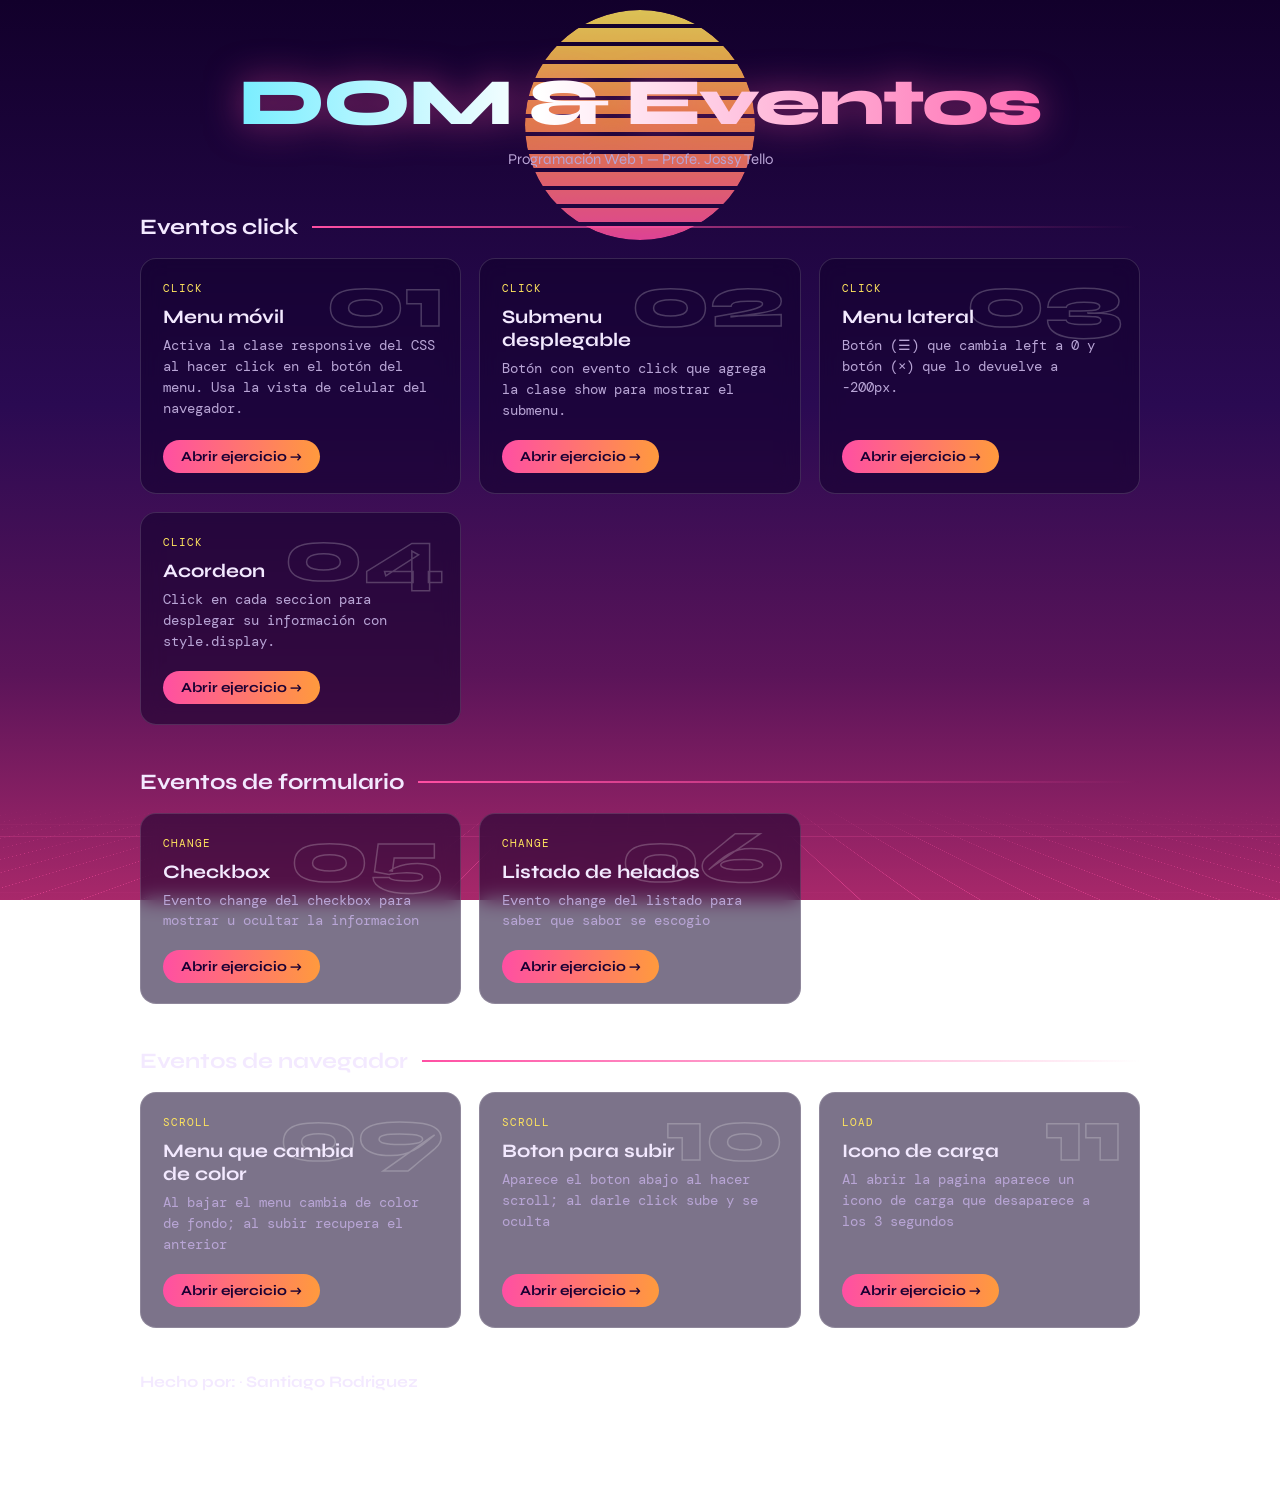
<file: index.html>
<!DOCTYPE html>
<html lang="es">
<head>
<meta charset="UTF-8">
<meta name="viewport" content="width=device-width, initial-scale=1">
<title>Taller Dom Eventos</title>
<link rel="stylesheet" href="css/index.css">
</head>
<body>

<div class="wrapper">

  <header>
    <h1>DOM &amp; Eventos</h1>
    <p>Programación Web 1 &mdash; Profe. Jossy Tello</p>
  </header>

  <section class="bloque">
    <h2 class="bloque-titulo">Eventos click</h2>
    <div class="rejilla">
        <a class="tarjeta" href="puntos/punto1.html">
          <span class="num">01</span>
          <span class="evento">click</span>
          <h3>Menu móvil</h3>
          <p>Activa la clase responsive del CSS al hacer click en el botón del menu. Usa la vista de celular del navegador.</p>
          <span class="abrir">Abrir ejercicio &rarr;</span>
        </a>
        <a class="tarjeta" href="puntos/punto2.html">
          <span class="num">02</span>
          <span class="evento">click</span>
          <h3>Submenu desplegable</h3>
          <p>Botón con evento click que agrega la clase show para mostrar el submenu.</p>
          <span class="abrir">Abrir ejercicio &rarr;</span>
        </a>
        <a class="tarjeta" href="puntos/punto3.html">
          <span class="num">03</span>
          <span class="evento">click</span>
          <h3>Menu lateral</h3>
          <p>Botón (☰) que cambia left a 0 y botón (×) que lo devuelve a -200px.</p>
          <span class="abrir">Abrir ejercicio &rarr;</span>
        </a>
        <a class="tarjeta" href="puntos/punto4.html">
          <span class="num">04</span>
          <span class="evento">click</span>
          <h3>Acordeon</h3>
          <p>Click en cada seccion para desplegar su información con style.display.</p>
          <span class="abrir">Abrir ejercicio &rarr;</span>
        </a>
    </div>
  </section>

  <section class="bloque">
    <h2 class="bloque-titulo">Eventos de formulario</h2>
    <div class="rejilla">
        <a class="tarjeta" href="puntos/punto5.html">
          <span class="num">05</span>
          <span class="evento">change</span>
          <h3>Checkbox</h3>
          <p>Evento change del checkbox para mostrar u ocultar la informacion</p>
          <span class="abrir">Abrir ejercicio &rarr;</span>
        </a>
        <a class="tarjeta" href="puntos/punto6.html">
          <span class="num">06</span>
          <span class="evento">change</span>
          <h3>Listado de helados</h3>
          <p>Evento change del listado para saber que sabor se escogio</p>
          <span class="abrir">Abrir ejercicio &rarr;</span>
        </a>
    </div>
  </section>

  <section class="bloque">
    <h2 class="bloque-titulo">Eventos de navegador</h2>
    <div class="rejilla">
        <a class="tarjeta" href="puntos/punto9.html">
          <span class="num">09</span>
          <span class="evento">scroll</span>
          <h3>Menu que cambia de color</h3>
          <p>Al bajar el menu cambia de color de fondo; al subir recupera el anterior</p>
          <span class="abrir">Abrir ejercicio &rarr;</span>
        </a>
        <a class="tarjeta" href="puntos/punto10.html">
          <span class="num">10</span>
          <span class="evento">scroll</span>
          <h3>Boton para subir</h3>
          <p>Aparece el boton abajo al hacer scroll; al darle click sube y se oculta</p>
          <span class="abrir">Abrir ejercicio &rarr;</span>
        </a>
        <a class="tarjeta" href="puntos/punto11.html">
          <span class="num">11</span>
          <span class="evento">load</span>
          <h3>Icono de carga</h3>
          <p>Al abrir la pagina aparece un icono de carga que desaparece a los 3 segundos</p>
          <span class="abrir">Abrir ejercicio &rarr;</span>
        </a>
    </div>
  </section>

  <p><strong>Hecho por:</strong> · <strong>Santiago Rodriguez</strong></p>

</div>

</body>
</html>
</file>
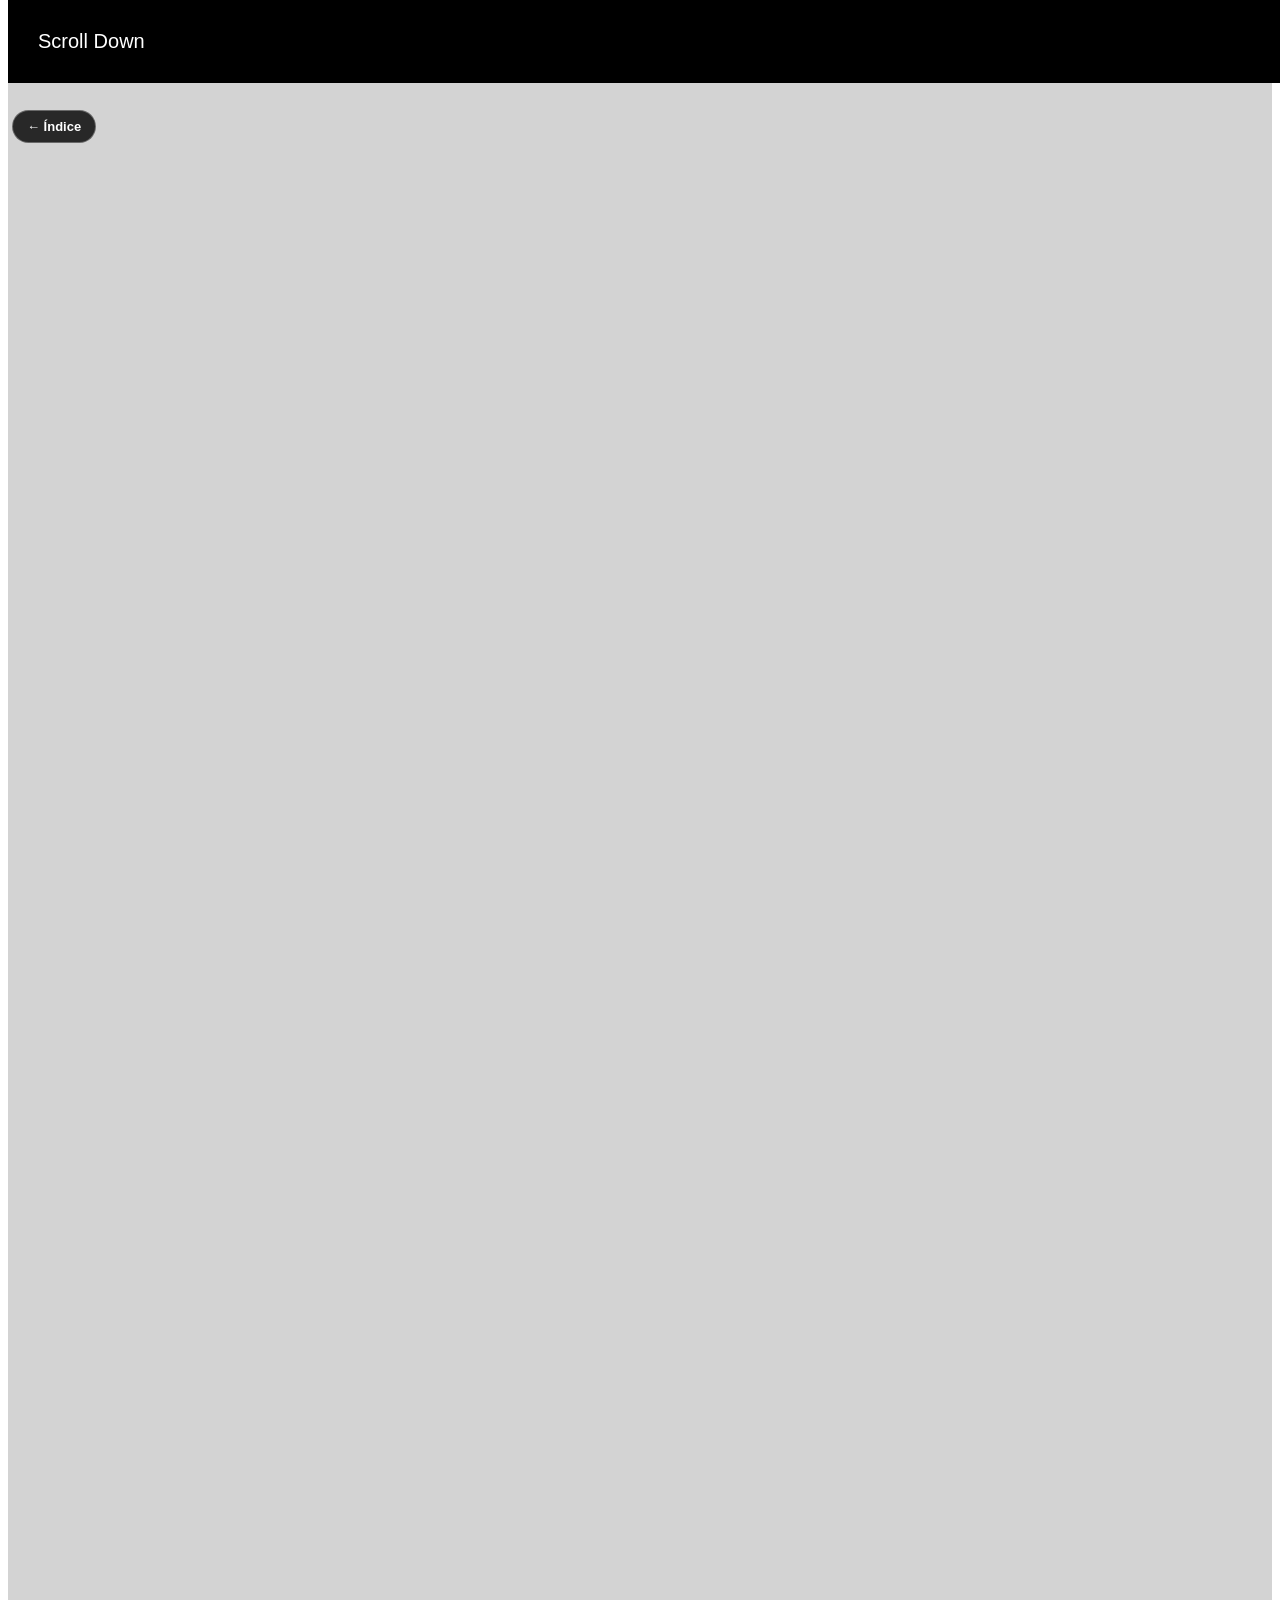
<file: puntos/punto10.html>
<!DOCTYPE html>
<html>
<head>
<meta charset="UTF-8">
<meta name="viewport" content="width=device-width, initial-scale=1">
<title>Punto 10 - Boton Top</title>
<link rel="stylesheet" href="../css/punto9y10.css">
<link rel="stylesheet" href="../css/volver.css">
</head>
<body>

<button id="myBtn" title="Go to top">Top</button>

<div id="menu" style="position:fixed;background-color:black;color:white;width:100%;padding:30px;top:0;">Scroll Down</div>

<div style="background-color:lightgrey;padding:30px 30px 2500px">This example demonstrates how to create a "scroll to top" button that becomes visible
  <strong>when the user starts to scroll the page</strong>.</div>

<a class="volver" href="../index.html" style="bottom:auto; top:110px;">&larr; Índice</a>
<script src="../js/punto9.js"></script>
<script src="../js/punto10.js"></script>
</body>
</html>
</file>
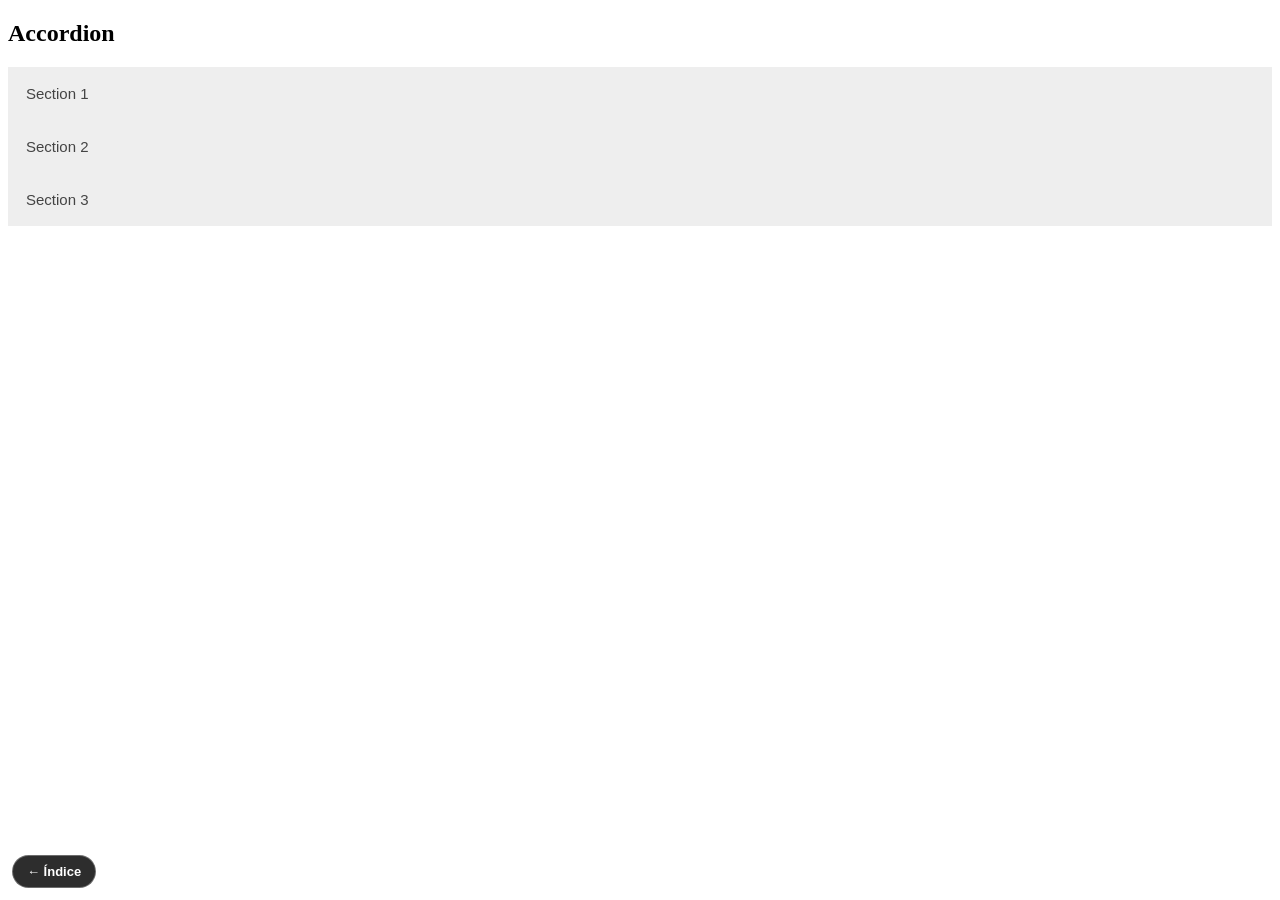
<file: puntos/punto4.html>
<!DOCTYPE html>
<html>
<head>
<meta charset="UTF-8">
<meta name="viewport" content="width=device-width, initial-scale=1">
<title>Accordiones</title>
<link rel="stylesheet" href="../css/punto4.css">
<link rel="stylesheet" href="../css/volver.css">
</head>
<body>

<h2>Accordion</h2>

<button class="accordion">Section 1</button>
<div class="panel">
  <p>Lorem ipsum dolor sit amet, consectetur adipisicing elit, sed do eiusmod tempor incididunt ut labore et dolore magna aliqua. Ut enim ad minim veniam, quis nostrud exercitation ullamco laboris nisi ut aliquip ex ea commodo consequat.</p>
</div>

<button class="accordion">Section 2</button>
<div class="panel">
  <p>Lorem ipsum dolor sit amet, consectetur adipisicing elit, sed do eiusmod tempor incididunt ut labore et dolore magna aliqua. Ut enim ad minim veniam, quis nostrud exercitation ullamco laboris nisi ut aliquip ex ea commodo consequat.</p>
</div>

<button class="accordion">Section 3</button>
<div class="panel">
  <p>Lorem ipsum dolor sit amet, consectetur adipisicing elit, sed do eiusmod tempor incididunt ut labore et dolore magna aliqua. Ut enim ad minim veniam, quis nostrud exercitation ullamco laboris nisi ut aliquip ex ea commodo consequat.</p>
</div>

<a class="volver" href="../index.html">&larr; Índice</a>
<script src="../js/punto4.js"></script>
</body>
</html>
</file>
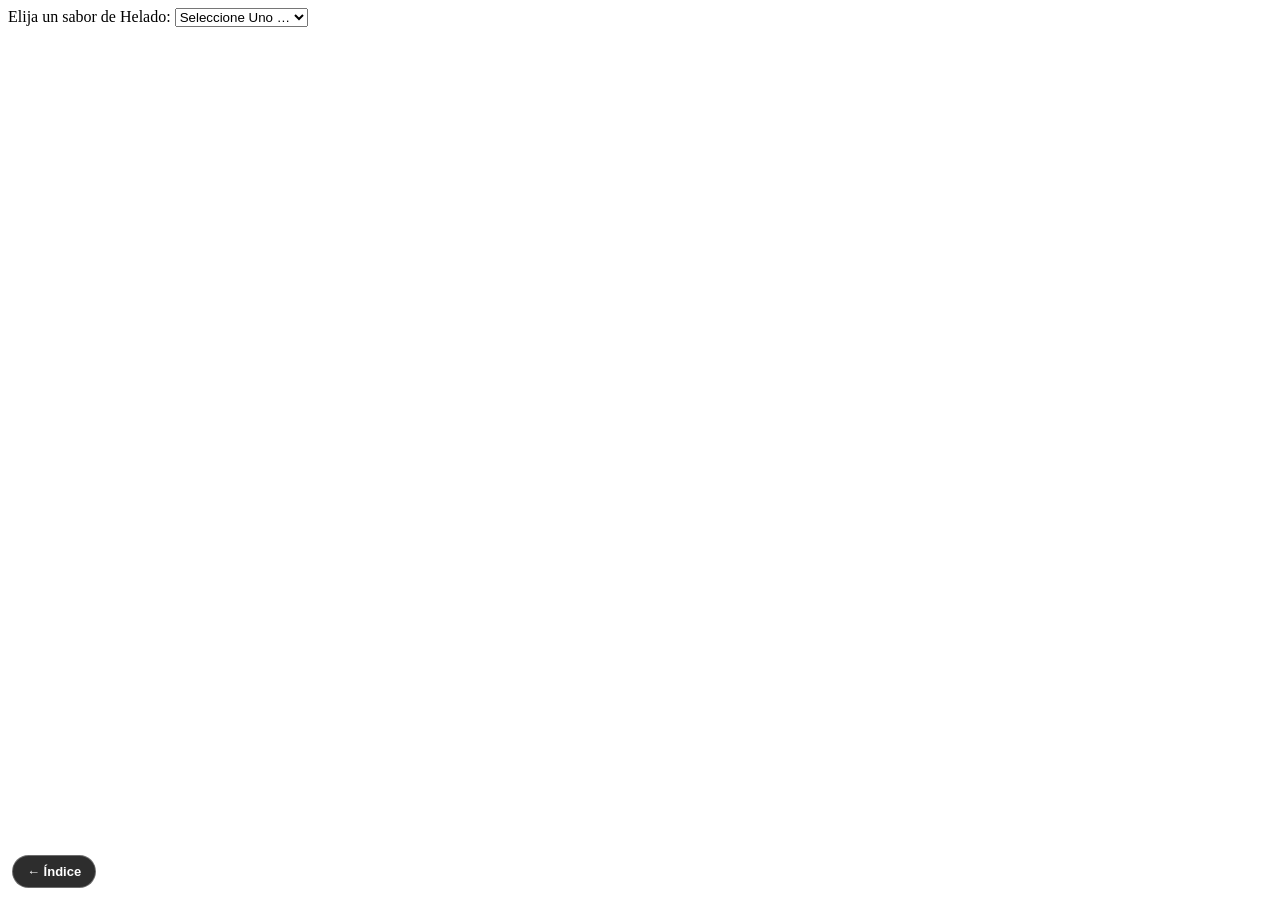
<file: puntos/punto6.html>
<!DOCTYPE html>
<html lang="en">
<head>
    <meta charset="UTF-8">
    <meta name="viewport" content="width=device-width, initial-scale=1.0">
    <title>Document</title>
    <link rel="stylesheet" href="../css/volver.css">
</head>
<body>
    <label>Elija un sabor de Helado:
        <select class="nieve" name="nieve">
            <option value="">Seleccione Uno …</option>
            <option value="chocolate">Chocolate</option>
            <option value="ron">Ron con Pasas</option>
            <option value="vainilla">Vainilla</option>
        </select>
    </label>

    <div class="resultado"></div>

    <a class="volver" href="../index.html">&larr; Índice</a>
    <script src="../js/punto6.js"></script>
</body>
</html>
</file>
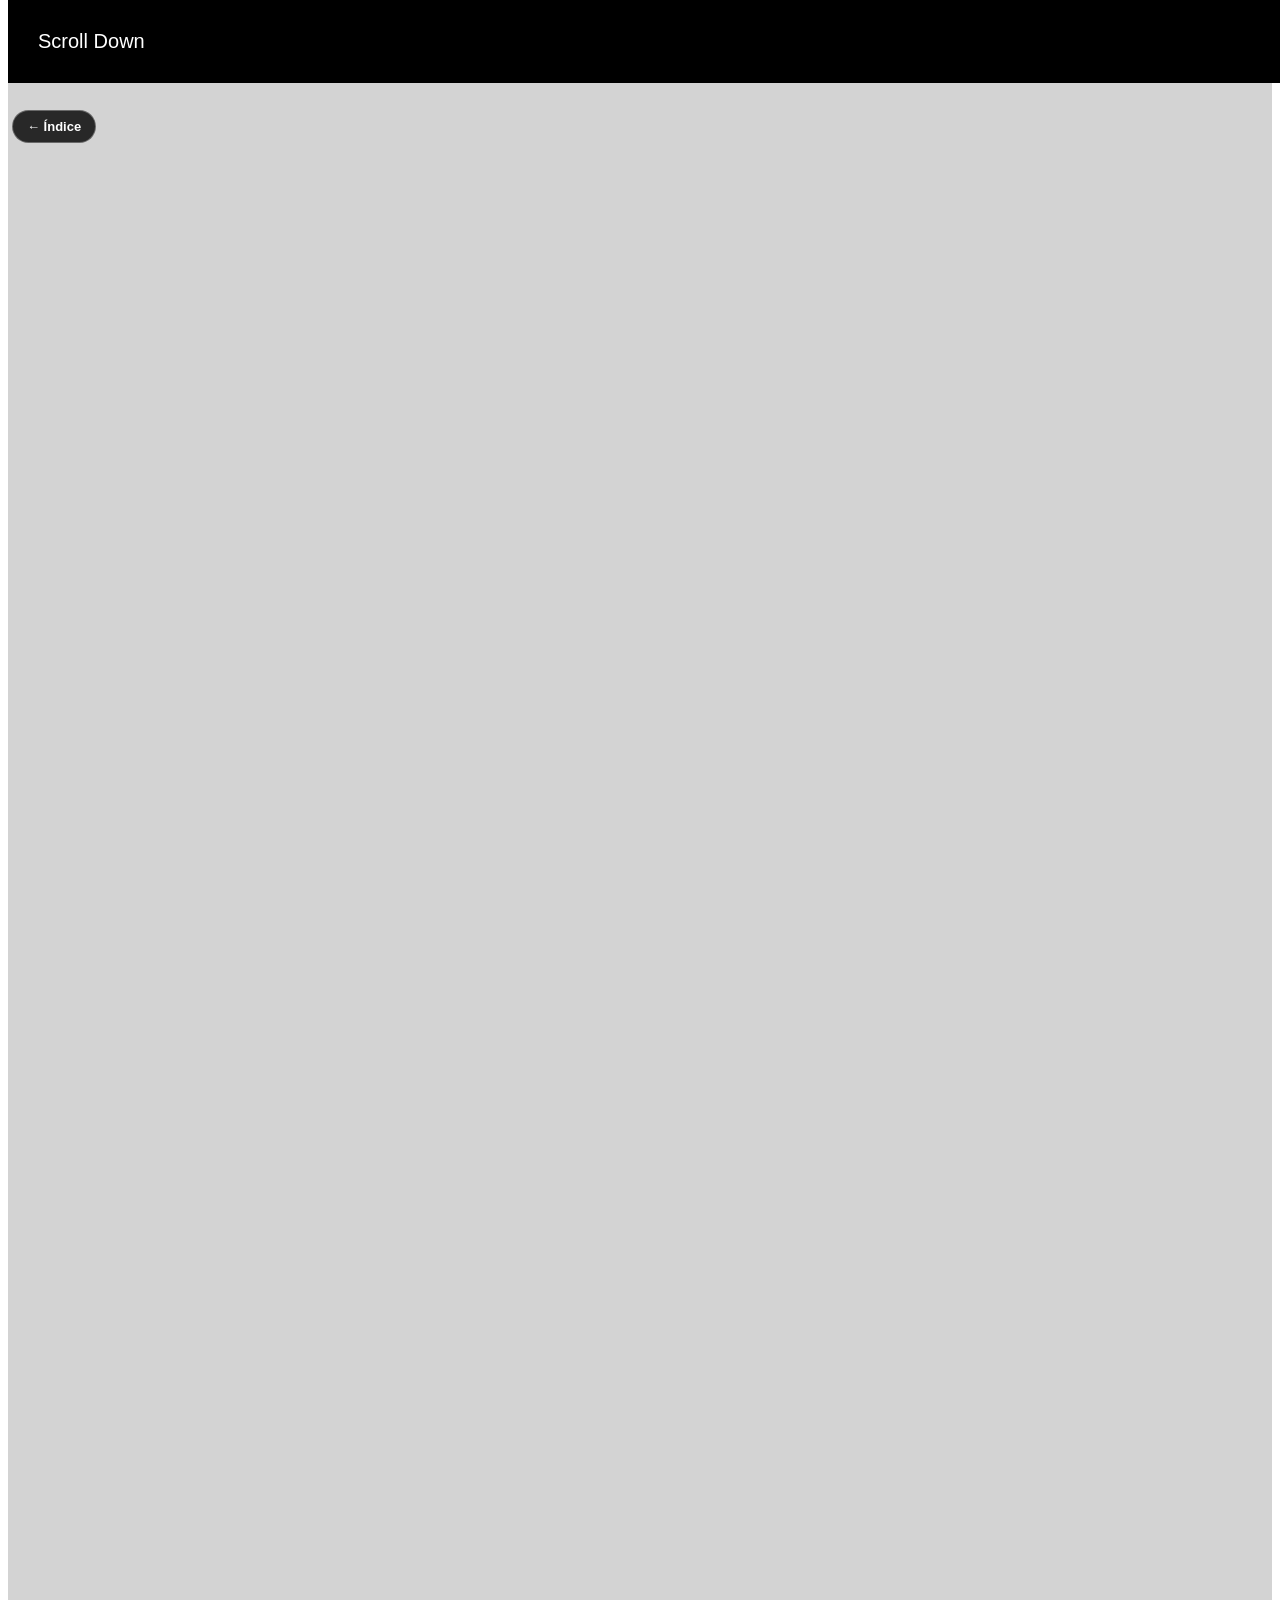
<file: puntos/punto9.html>
<!DOCTYPE html>
<html>
<head>
<meta charset="UTF-8">
<meta name="viewport" content="width=device-width, initial-scale=1">
<title>Punto 9 - Menu que cambia de color</title>
<link rel="stylesheet" href="../css/punto9y10.css">
<link rel="stylesheet" href="../css/volver.css">
</head>
<body>

<button id="myBtn" title="Go to top">Top</button>

<div id="menu" style="position:fixed;background-color:black;color:white;width:100%;padding:30px;top:0;">Scroll Down</div>

<div style="background-color:lightgrey;padding:30px 30px 2500px">This example demonstrates how to create a "scroll to top" button that becomes visible
  <strong>when the user starts to scroll the page</strong>.</div>

<a class="volver" href="../index.html" style="bottom:auto; top:110px;">&larr; Índice</a>
<script src="../js/punto9.js"></script>
</body>
</html>
</file>
<file: css/index.css>
@import url('https://fonts.googleapis.com/css2?family=Syne:wght@500;700;800&family=DM+Mono:wght@400;500&display=swap');

:root {
  --noche: #12002b;
  --violeta: #2a0a52;
  --rosa: #ff4fa3;
  --naranja: #ff9a3d;
  --amarillo: #ffe45e;
  --cian: #4de8ff;
  --texto: #f3e9ff;
  --tenue: #b9a5d6;
}

* { box-sizing: border-box; }

body {
  margin: 0;
  min-height: 100vh;
  font-family: 'Syne', sans-serif;
  color: var(--texto);
  background: linear-gradient(180deg, var(--noche) 0%, var(--violeta) 45%, #5b1459 75%, #a8286a 100%) fixed;
  padding: 0 20px 90px;
  overflow-x: hidden;
}

body::before {
  content: "";
  position: fixed;
  left: -50%;
  right: -50%;
  bottom: 0;
  height: 42vh;
  background-image:
    linear-gradient(rgba(255, 79, 163, 0.55) 1.5px, transparent 1.5px),
    linear-gradient(90deg, rgba(255, 79, 163, 0.55) 1.5px, transparent 1.5px);
  background-size: 60px 60px;
  transform: perspective(380px) rotateX(62deg);
  transform-origin: bottom;
  animation: avanzar 3.5s linear infinite;
  mask-image: linear-gradient(to top, #000 10%, transparent 95%);
  -webkit-mask-image: linear-gradient(to top, #000 10%, transparent 95%);
  pointer-events: none;
  z-index: 0;
}

@keyframes avanzar {
  from { background-position: 0 0; }
  to   { background-position: 0 60px; }
}

.wrapper { max-width: 1000px; margin: 0 auto; position: relative; z-index: 1; }

header {
  text-align: center;
  padding: 70px 0 46px;
  position: relative;
}

/* Sol con franjas */
header::before {
  content: "";
  position: absolute;
  top: 10px;
  left: 50%;
  width: 230px;
  height: 230px;
  margin-left: -115px;
  border-radius: 50%;
  background: linear-gradient(180deg, var(--amarillo), var(--naranja) 45%, var(--rosa));
  -webkit-mask-image: repeating-linear-gradient(180deg, #000 0 14px, transparent 14px 18px);
  mask-image: repeating-linear-gradient(180deg, #000 0 14px, transparent 14px 18px);
  opacity: 0.85;
  filter: drop-shadow(0 0 40px rgba(255, 79, 163, 0.6));
  animation: flotar 6s ease-in-out infinite;
  z-index: -1;
}

@keyframes flotar {
  0%, 100% { transform: translateY(0); }
  50%      { transform: translateY(-10px); }
}

header h1 {
  font-size: clamp(36px, 7vw, 66px);
  font-weight: 800;
  letter-spacing: -2px;
  margin: 0;
  line-height: 1;
  background: linear-gradient(90deg, var(--cian), #fff 40%, var(--rosa));
  -webkit-background-clip: text;
  background-clip: text;
  color: transparent;
  filter: drop-shadow(0 0 18px rgba(255, 79, 163, 0.5));
}

header p { color: var(--tenue); margin: 14px 0 0; font-size: 15px; }

.chips { display: flex; justify-content: center; gap: 10px; margin-top: 20px; flex-wrap: wrap; }

.chip {
  font-family: 'DM Mono', monospace;
  font-size: 12px;
  color: var(--cian);
  border: 1px solid rgba(77, 232, 255, 0.5);
  border-radius: 30px;
  padding: 4px 14px;
  background: rgba(77, 232, 255, 0.08);
}

.bloque { margin-bottom: 44px; }

.bloque-titulo {
  display: flex;
  align-items: center;
  gap: 14px;
  font-size: 22px;
  font-weight: 700;
  margin: 0 0 18px;
}

.bloque-titulo::after {
  content: "";
  flex: 1;
  height: 2px;
  background: linear-gradient(90deg, var(--rosa), transparent);
}

.rejilla {
  display: grid;
  grid-template-columns: repeat(auto-fill, minmax(280px, 1fr));
  gap: 18px;
}

.tarjeta {
  position: relative;
  display: flex;
  flex-direction: column;
  background: rgba(18, 0, 43, 0.55);
  border: 1px solid rgba(255, 255, 255, 0.14);
  border-radius: 16px;
  padding: 22px 22px 20px;
  backdrop-filter: blur(10px);
  -webkit-backdrop-filter: blur(10px);
  overflow: hidden;
  color: inherit;
  text-decoration: none;
  transition: transform 0.35s cubic-bezier(.2,.8,.2,1), border-color 0.35s ease, box-shadow 0.35s ease;
  animation: subir 0.6s ease both;
}

.rejilla .tarjeta:nth-child(2) { animation-delay: .06s; }
.rejilla .tarjeta:nth-child(3) { animation-delay: .12s; }
.rejilla .tarjeta:nth-child(4) { animation-delay: .18s; }

@keyframes subir {
  from { opacity: 0; transform: translateY(20px); }
  to   { opacity: 1; transform: translateY(0); }
}

.tarjeta:hover {
  transform: translateY(-6px);
  border-color: var(--rosa);
  box-shadow: 0 16px 40px rgba(255, 79, 163, 0.28), 0 0 0 1px var(--rosa);
}

.tarjeta .num {
  position: absolute;
  top: 6px;
  right: 16px;
  font-size: 74px;
  font-weight: 800;
  line-height: 1;
  color: transparent;
  -webkit-text-stroke: 1.5px rgba(255, 255, 255, 0.22);
  transition: -webkit-text-stroke-color 0.35s ease;
}

.tarjeta:hover .num { -webkit-text-stroke-color: var(--naranja); }

.tarjeta .evento {
  font-family: 'DM Mono', monospace;
  font-size: 11px;
  color: var(--amarillo);
  letter-spacing: 1px;
  text-transform: uppercase;
  margin-bottom: 10px;
}

.tarjeta h3 { margin: 0 0 8px; font-size: 19px; font-weight: 700; max-width: 75%; }

.tarjeta p {
  margin: 0 0 18px;
  font-size: 13.5px;
  line-height: 1.55;
  color: var(--tenue);
  font-family: 'DM Mono', monospace;
  flex: 1;
}

.tarjeta .abrir {
  align-self: flex-start;
  font-weight: 700;
  font-size: 14px;
  padding: 8px 18px;
  border-radius: 30px;
  background: linear-gradient(90deg, var(--rosa), var(--naranja));
  color: #1a0033;
  transition: transform 0.2s ease, box-shadow 0.3s ease;
}

.tarjeta:hover .abrir { box-shadow: 0 0 20px rgba(255, 154, 61, 0.6); transform: translateX(4px); }

.omitidos {
  text-align: center;
  font-family: 'DM Mono', monospace;
  font-size: 12.5px;
  color: var(--tenue);
}

.omitidos strong { color: var(--amarillo); }
</file>
<file: css/punto9y10.css>
body {
  font-family: Arial, Helvetica, sans-serif;
  font-size: 20px;
}

#myBtn {
  display: none;
  position: fixed;
  bottom: 20px;
  right: 30px;
  z-index: 99;
  font-size: 18px;
  border: none;
  outline: none;
  background-color: red;
  color: white;
  cursor: pointer;
  padding: 15px;
  border-radius: 4px;
}

#myBtn:hover {
  background-color: #555;
}

#menu {
  transition: background-color 0.4s ease;
}
</file>
<file: css/volver.css>
.volver {
  position: fixed;
  left: 12px;
  bottom: 12px;
  z-index: 99990;
  background: rgba(17, 17, 17, 0.88);
  color: #fff;
  font: 600 13px Arial, Helvetica, sans-serif;
  text-decoration: none;
  padding: 8px 14px;
  border-radius: 20px;
  border: 1px solid rgba(255, 255, 255, 0.3);
}
.volver:hover { background: #000; }
</file>
<file: css/punto4.css>
.accordion {
  background-color: #eee;
  color: #444;
  cursor: pointer;
  padding: 18px;
  width: 100%;
  border: none;
  text-align: left;
  outline: none;
  font-size: 15px;
  transition: 0.4s;
}

.active, .accordion:hover {
  background-color: #ccc;
}

.panel {
  padding: 0 18px;
  display: none;
  background-color: white;
  overflow: hidden;
}
</file>
